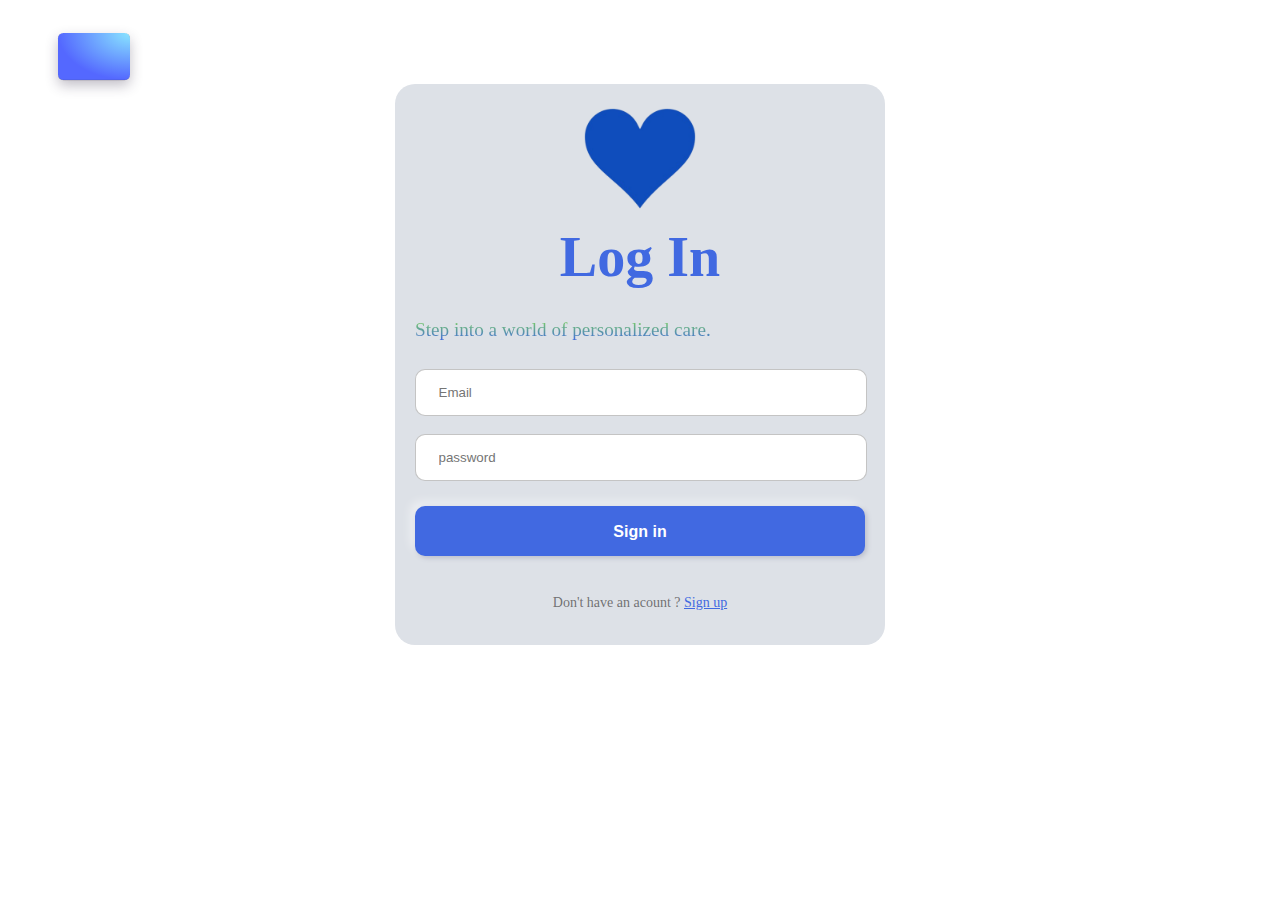
<file: login.html>
<!DOCTYPE html>
<html>
    <head>
        <meta charset="UTF-8">
        <meta name="viewport" content="width=device-width, initial-scale= 1.0">

        <link rel="stylesheet" href="signup.css">

        <title>Log-In</title>
        
    </head>

    <body>
        
        <div class="back-btn-div">
            <button class="back-btn" type="button">
                
                <lord-icon
                    src="https://cdn.lordicon.com/jxwksgwv.json"
                    trigger="hover"
                    colors="primary:#121331"
                    style="width:50px;height:50px;transform: rotate(180deg);">
                    
                </lord-icon>
            </button>
        </div>

        

        <form class="form" action="#">
            <img class="form-img" src="images/form-heart.png">
            <div class="title">
                <p class="title-text">Log In</p>
            </div>
            
            <p class="message">Step into a world of personalized care.</p>

            <div>
                <input class="input2" type="email" name="email" placeholder="Email"> 
                <input class="input2" type="password" name="password" placeholder="password">
            </div>

            <button class="submit">Sign in</button>

            <p class="signin">Don't have an acount ? <a href="signup.html">Sign up</a> </p>
        </form>

        <script src="https://cdn.lordicon.com/bhenfmcm.js"></script>
    </body>
</html>
</file>
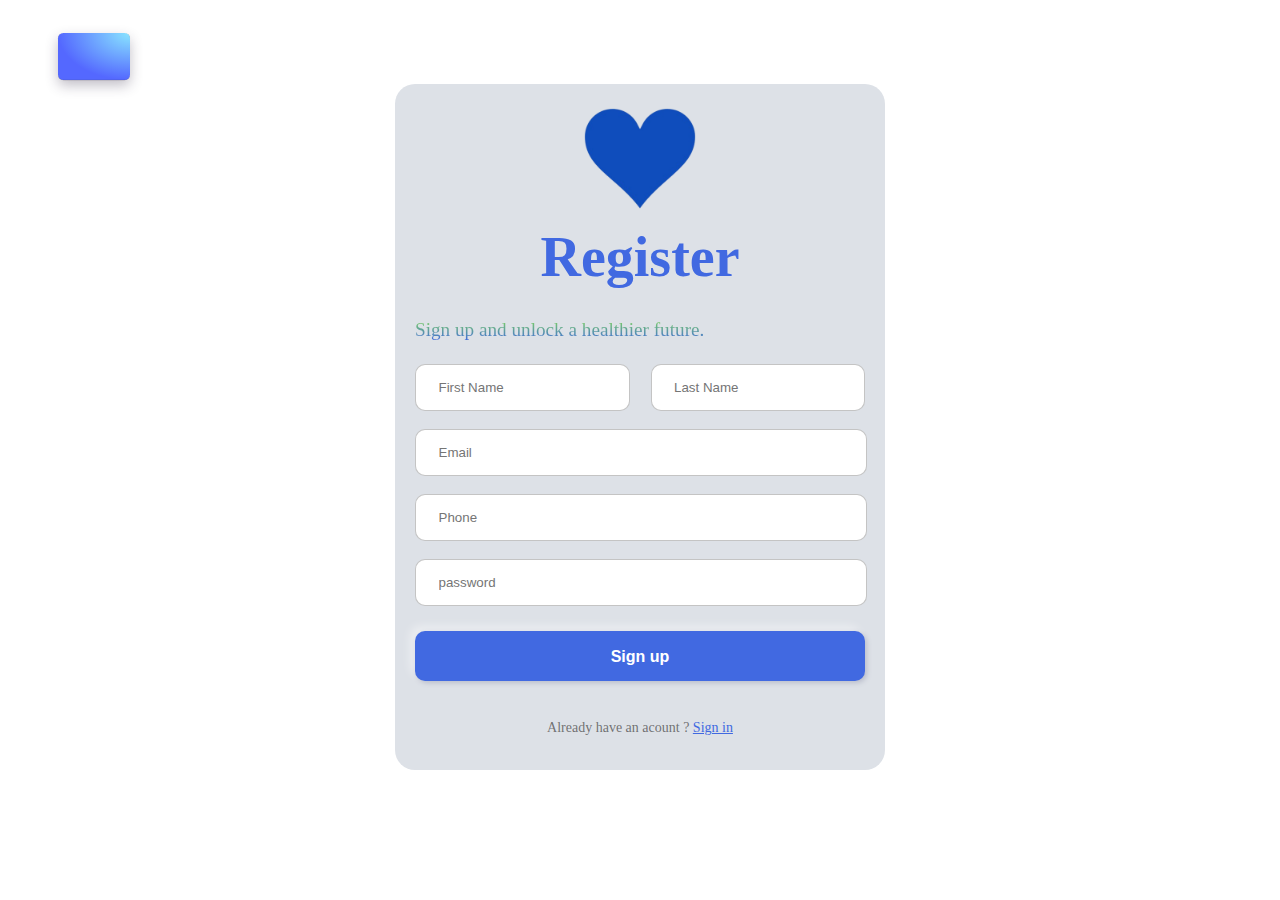
<file: signup.html>
<!DOCTYPE html>
<html>
    <head>
        <meta charset="UTF-8">
        <meta name="viewport" content="width=device-width, initial-scale= 1.0">

        <link rel="stylesheet" href="signup.css">

        <title>Sign-Up</title>
        
    </head>

    <body>
        
        <div class="back-btn-div">
            <button class="back-btn" type="button">
                <lord-icon
                    src="https://cdn.lordicon.com/jxwksgwv.json"
                    trigger="hover"
                    colors="primary:#121331"
                    style="width:50px;height:50px;transform: rotate(180deg);">
                    
                </lord-icon>
            </button>
        </div>

        

        <form class="form" action="#">
            <img class="form-img" src="images/form-heart.png">
            <div class="title">
                <p class="title-text">Register</p>
            </div>
           
            <p class="message">Sign up and unlock a healthier future.</p>

            <div>
                <div class="name-row">
                        <input class="input1" type="text" name="firstname" placeholder="First Name">
                
                        <input class="input1" type="text" name="lastname" placeholder="Last Name"> 
                </div>

                <input class="input2" type="email" name="email" placeholder="Email"> 
                <input class="input2" type="tel" name="Phone" placeholder="Phone"> 
                <input class="input2" type="password" name="password" placeholder="password">
            </div>

            <button class="submit">Sign up</button>

            <p class="signin">Already have an acount ? <a href="login.html">Sign in</a> </p>
        </form>


        <script src="https://cdn.lordicon.com/bhenfmcm.js"></script>
    </body>
</html>
</file>
<file: signup.css>
.back-btn {
    font-size: 18px;
    display: inline-block;
    outline: 0;
    border: 0;
    cursor: pointer;
    will-change: box-shadow,transform;
    background: radial-gradient( 100% 100% at 100% 0%, #89E5FF 0%, #5468FF 100% );
    box-shadow: 0px 0.01em 0.01em rgb(45 35 66 / 40%), 0px 0.3em 0.7em -0.01em rgb(45 35 66 / 30%), inset 0px -0.01em 0px rgb(58 65 111 / 50%);
    padding: 0 2em;
    border-radius: 0.3em;
    color: #fff;
    height: 2.6em;
    text-shadow: 0 1px 0 rgb(0 0 0 / 40%);
    transition: box-shadow 0.15s ease, transform 0.15s ease;
  
    margin-left: 50px;
    margin-top: 25px;
  }
  
  .back-btn:hover {
    box-shadow: 0px 0.1em 0.2em rgb(45 35 66 / 40%), 0px 0.4em 0.7em -0.1em rgb(45 35 66 / 30%), inset 0px -0.1em 0px #3c4fe0;
    transform: translateY(-0.1em);
  }
  
  .back-btn:active {
    box-shadow: inset 0px 0.1em 0.6em #3c4fe0;
    transform: translateY(0em);
  }
  



.form {
    display: flex;
    flex-direction: column;
    gap: 10px;
    max-width: 450px;
    background-color: #dde1e7;
    padding: 20px;
    border-radius: 20px;
    position: relative;

    margin: auto;
  }

  .form-img  {
    width: 120px;
    height: 120 px;
    margin: auto;
    animation: pulse 1.5s linear infinite;

  }
  
  .title {
    font-size: 3.5rem;
    color: royalblue;
    font-weight: 600;
    text-align: center;
    
  }

  .title-text {
    margin: 0;
  }
  
  .message {
    font-size: 1.2rem;
    background: -webkit-linear-gradient(#7fd858, royalblue);
    -webkit-background-clip: text;
    -webkit-text-fill-color: transparent;
    margin-bottom: 0;
  }
  
  .signin {
    color: rgba(88, 87, 87, 0.822);
    font-size: 14px;
  }
  
  .signin {
    text-align: center;
  }
  
  .signin a {
    color: royalblue;
  }
  
  .signin a:hover {
    text-decoration: underline royalblue;
  }
  
  .name-row{
    display: flex;
    justify-content: space-between;
    width: 100%;
    
  }

  input{
    padding: 15px 0 15px 5%;
    outline: 0;
    border: 1px solid rgba(105, 105, 105, 0.397);
    border-radius: 10px;
    
  }

  .input1{
    margin-right: 0;
    width: 190px;
    margin-top: 3%;
  }

  .input2 {
    width: 95%;
    margin-top: 4%;
  }

  .form label {
    position: relative;
  }
  
  
  

  
  .submit {
    margin: 15px 0;
    width: 100%;
    height: 50px;
    font-size: 16px;
    line-height: 50px;
    font-weight: 600;
    background-color: royalblue;
    border-radius: 10px;
    border: none;
    outline: none;
    cursor: pointer;
    color: #ffffff;
    transform: .3s ease;
    box-shadow: 2px 2px 5px #BABECC,
               -5px -5px 10px #ffffff73;   
  }
  
  .submit:focus {
    background-color: rgb(56, 90, 194);
    color: #43e3ee;
    box-shadow: inset 2px 2px 5px #BABECC,
               inset -5px -5px 10px #ffffff73;
  }
  
  @keyframes pulse {
    0% {
      transform: scale(0.9);
      opacity: 1;
    }
  
    30% {
      transform: scale(1.1);
      opacity: .7;
    }

    50%{
      transform: scale(1.0);
      opacity: .9;
    }
    70%{
      transform: scale(1.1);
      opacity: .7;
    }
    100%{
      transform: scale(.9);
      opacity: 1;
    }
    
  }
</file>
